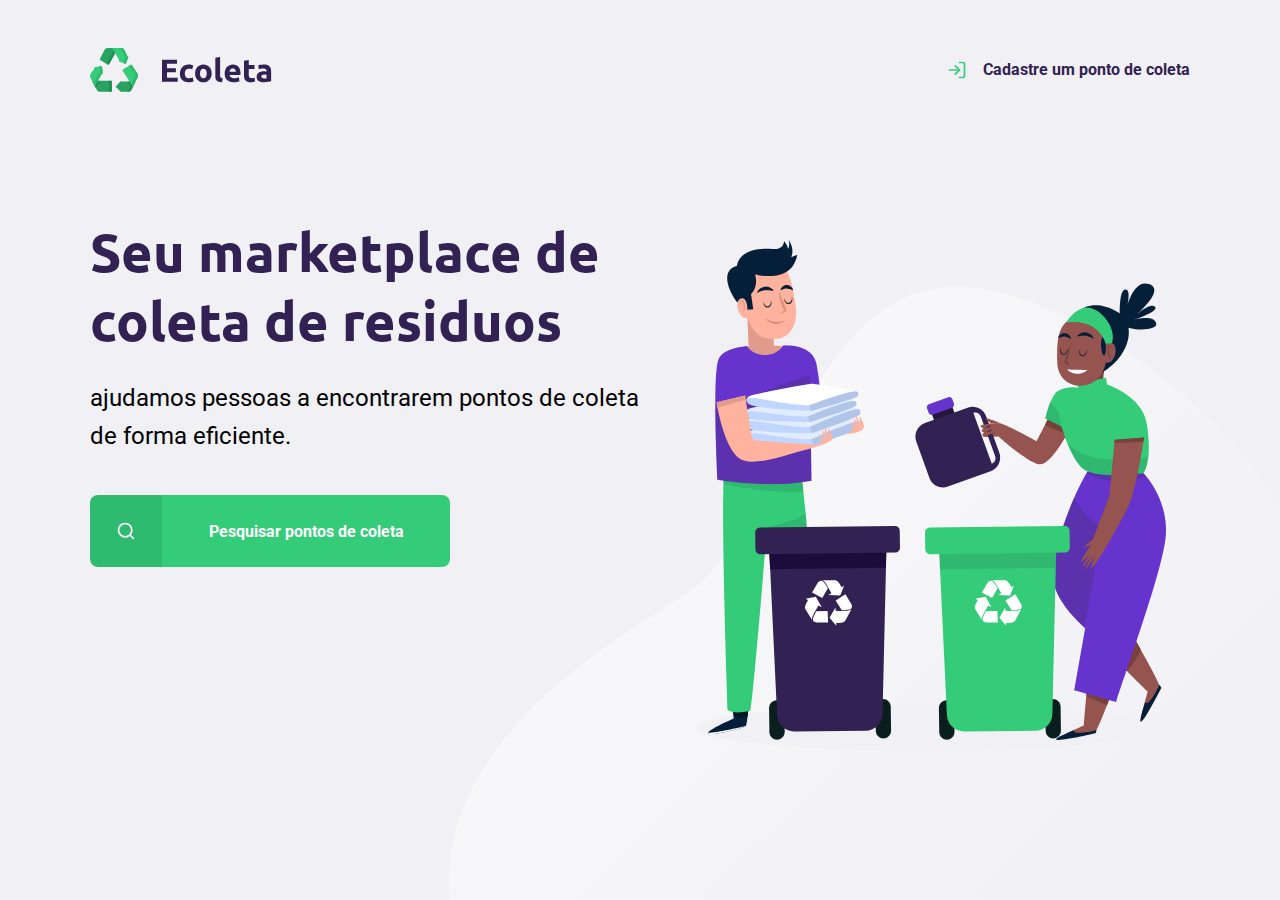
<file: index.html>
<!DOCTYPE html>
<html lang="pt-br">
<head>
    <meta charset="UTF-8">
    <meta name="viewport" content="width=device-width, initial-scale=1.0">
    <title>Ecoleta</title>

    <link href="https://fonts.googleapis.com/css2?family=Roboto&family=Ubuntu:wght@700&display=swap" rel="stylesheet">

    <link rel="stylesheet" href="/styles/main.css">
    <link rel="stylesheet" href="/styles/home.css">
    <link rel="stylesheet" href="/styles/modal.css">


    <link rel="stylesheet" href="/styles/responsive.css">

</head>
<body>
    <div id="page-home">
        <div class="content">
            <header>
                <img src="/assets/logo.svg" alt="Logomarca">
                <a href="/create-point.html">
                    <span></span>
                    Cadastre um ponto de coleta
                </a>
            </header>
            <main>
                <h1>Seu marketplace de coleta de residuos</h1>
                <p>ajudamos pessoas a encontrarem pontos de coleta de forma eficiente.</p>
                <a href="#"><span></span><strong>Pesquisar pontos de coleta</strong></a>
            </main>
        </div>
    </div>
    
    <div id="modal" class="hide">
        <div class="content">
            <div class="header">
                <h1>Pontos de Coleta</h1>
                <a href="#">Fechar</a>
            </div>
            <form action="/search-results.html">
                <label for="search">Cidade</label>
                <div class="search field">
                    <input 
                    type="text" 
                    name="search"
                    placeholder="Pesquise por Cidade"
                    >
                    <button>
                        <img src="/assets/search.svg" alt="Buscar">
                    </button>
                </div>
            </form>
        </div>
    </div>
    <script src="/scripts/index.js"></script>
</body>
</html>
</file>
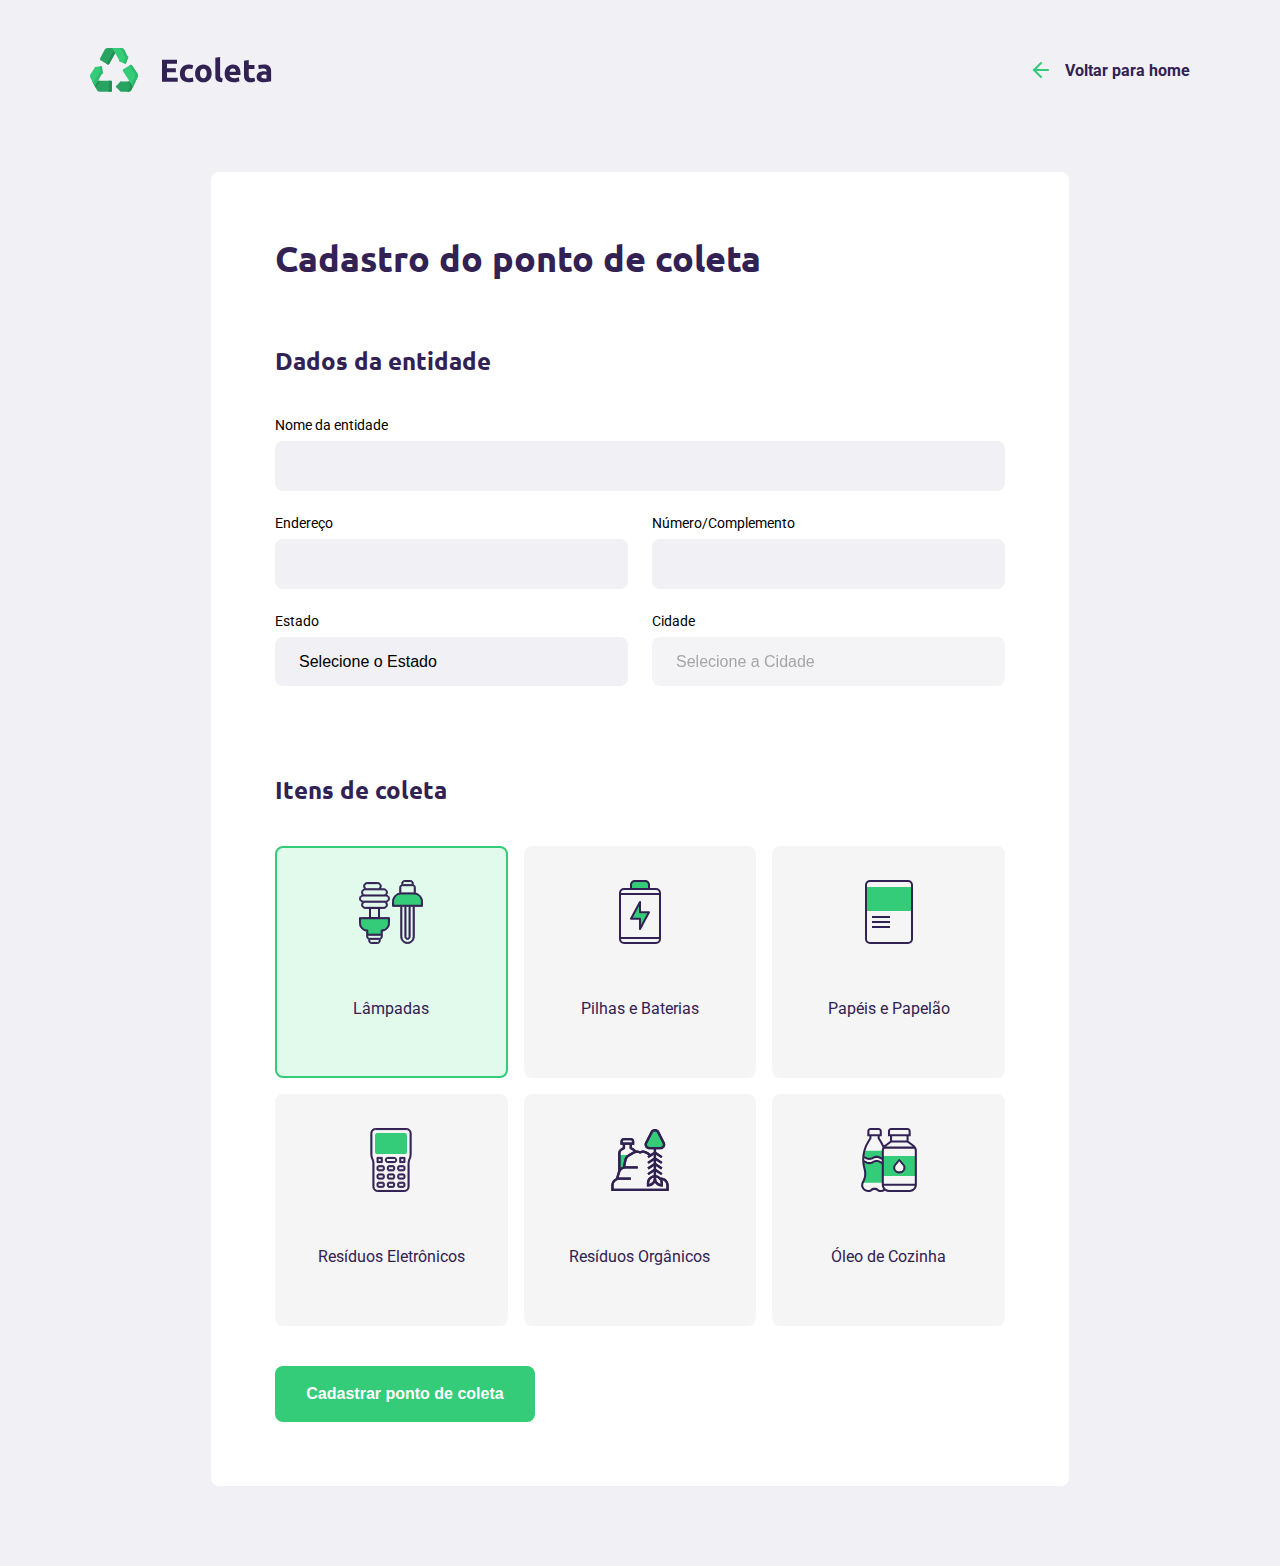
<file: create-point.html>
<!DOCTYPE html>
<html lang="pt-br">
<head>
    <meta charset="UTF-8">
    <meta name="viewport" content="width=device-width, initial-scale=1.0">
    <title>Criar um ponto de coleta</title>

    <link href="https://fonts.googleapis.com/css2?family=Roboto&family=Ubuntu:wght@700&display=swap" rel="stylesheet">

    <link rel="stylesheet" href="/styles/main.css">
    <link rel="stylesheet" href="/styles/create-point.css">
    <link rel="stylesheet" href="/styles/responsive.css">

</head>
<body>
    <div id="page-create-point">
        <header>
            <img src="/assets/logo.svg" alt="Logomarca">
            <a href="/">
                <span></span>
                Voltar para home
            </a>
        </header>
        <form action="">
            <h1>Cadastro do ponto de coleta</h1>

            <fieldset>
                <legend>
                    <h2>Dados da entidade</h2>
                </legend>

                <div class="field">
                    <label for="name">Nome da entidade</label>
                    <input type="text" name="name" required>
                </div>

                <div class="field-group">
                    <div class="field">
                        <label for="address">Endereço</label>
                        <input type="text" name="addres" required>
                    </div>
                    <div class="field">
                        <label for="address2">Número/Complemento</label>
                        <input type="text" name="address2" required>
                    </div>
                </div>

                <div class="field-group">
                    <div class="field">
                        <label for="state">Estado</label>
                        <select name="uf" required>
                            <option value="">Selecione o Estado</option>
                        </select>

                        <input type="hidden" name="state">
                    </div>

                    <div class="field">
                        <label for="city">Cidade</label>
                        <select name="city" required disabled>
                            <option value="">Selecione a Cidade</option>
                        </select>
                    </div>
                </div>



            </fieldset>

            <fieldset>
                <legend>
                    <h2>Itens de coleta</h2>
                </legend>

                <div class="items-grid">
                    <li data-id="1" class="selected">
                        <img src="/assets/lampadas.svg" alt="Lâmpadas">
                        <span>Lâmpadas</span>
                    </li>

                    <li data-id="2">
                        <img src="/assets/baterias.svg" alt="Pilhas e Baterias">
                        <span>Pilhas e Baterias</span>
                    </li>

                    <li data-id="3">
                        <img src="/assets/papeis-papelao.svg" alt="Pápeis e Papelão">
                        <span>Papéis e Papelão</span>
                    </li>

                    <li data-id="4">
                        <img src="/assets/eletronicos.svg" alt="Resíduos Eletrônicos">
                        <span>Resíduos Eletrônicos</span>
                    </li>

                    <li data-id="5">
                        <img src="/assets/organicos.svg" alt="Resíduos Orgânicos">
                        <span>Resíduos Orgânicos</span>
                    </li>

                    <li data-id="6">
                        <img src="/assets/oleo.svg" alt="Óleo de Cozinha">
                        <span>Óleo de Cozinha</span>
                    </li>

                </div>
                <input type="hidden" name="items">
            </fieldset>

            <button type="submit">Cadastrar ponto de coleta</button>

        </form>

    </div>
    <script src="/scripts/create-point.js"></script>
</body>
</html>
</file>
<file: styles/main.css>
:root {
    --title-color: #322153;
    --primary-color: #34cb79;
}

* {
    margin: 0;
    padding: 0;
}

html {
    font-family: 'Roboto', sans-serif;

}

body {
    background: #f0f0f5;
    -webkit-font-smoothing: antialiased;
}

a {
    text-decoration: none;
}

h1, h2, h3, h4, h5, h6 {
    color: var(--title-color);
    font-family: 'Ubuntu', sans-serif;
}
</file>
<file: styles/home.css>
#page-home {
    height: 100vh;
    background: url('../assets/home-background.svg') no-repeat;
    background-position: 35vw bottom;
}

#page-home .content {
    width: 90%;
    max-width: 1100px;
    height: 100%;
    margin: 0 auto;

    display: flex;
    flex-direction: column;
}

#page-home header {
    margin-top: 48px;
    display: flex;
    align-items: center;
    justify-content: space-between;
}

#page-home header a {
    display: flex;
    color: var(--title-color);
    font-weight: 700;
}

#page-home header a span {
    margin-right: 16px;
    display: flex;
    background-image: url('../assets/log-in.svg');
    width: 20px;
    height: 20px;
}

#page-home main {
    max-width: 560px;
    height: 600px;
    display: flex;
    flex-direction: column;
    justify-content: center;
}

#page-home main h1 {
    font-size: 54px;
}

#page-home main p {
    font-size: 24px;
    line-height: 38px;
    margin-top: 24px;
}

#page-home main a {
    width: 100%;
    max-width: 360px;
    height: 72px;
    border-radius: 8px;

    display: flex;
    align-items: center;

    margin-top: 40px;

    background: var(--primary-color);
    transition: 400ms;

}

#page-home main a:hover {
    background-color: #2fb06e;
}

#page-home main a span {
    width: 72px;
    height: 72px;

    border-top-left-radius: 8px;
    border-bottom-left-radius: 8px;

    background-color: rgba(0, 0, 0, 0.08);

    display: flex;
    align-items: center;
    justify-content: center;
}

#page-home main a span::after {
    content:"";
    background-image: url('../assets/search.svg');

    width: 20px;
    height: 20px;
}

#page-home main a strong {
    flex: 1;    
    color: white;
    text-align: center;
}
</file>
<file: styles/modal.css>
#modal {
    background-color: #0e0a14ef;

    height: 100vh;
    width: 100vw;

    position: fixed;
    top: 0;

    display: flex;
    justify-content: center;
    align-items: center;
    transition: 400ms;
}

#modal .content {
    color: white;
    width: 420px;
}

#modal .header {
    display: flex;
    align-items: center;
    justify-content: space-between;
    margin-bottom: 48px;
}

#modal .header a {
    background-image: url("../assets/x.svg");

    width: 20px;
    height: 20px;
    display: flex;
    
    font-size: 0.01px;
}

#modal .header h1 {
    color: white;
    font-size: 36px;
    line-height: 42px;
}

#modal form label {
    font-size: 14px;
    line-height: 16px;
    display: block;
    margin-bottom: 8px;
}

#modal form .field {
    display: flex;
}

#modal form input {
    flex: 1;

    background-color: #f0f0f5;
    border-radius: 8px 0 0 8px;
    border: 0;

    padding: 16px 24px;
    font-size: 16px;
    color: #6c6c80;
}

#modal form button {
    width: 72px;
    height: 72px;

    background-color: var(--primary-color);

    border: 0;
    border-radius: 0 8px 8px 0;
    cursor: pointer;
}

#modal form button:hover {
    background-color: #2fb85e;
}

#modal.hide {
    display: none;
}
</file>
<file: styles/responsive.css>
@media (max-width: 900px) {
    #page-home {
        background-position-x: 70vw;
    }

    #page-home .content {
        align-items: center;
        text-align: center;
    }

    #page-home header a {
        position: absolute;
        bottom: 48px;
        left: 50%;
        transform: translateX(-50%);
    }

    #page-home main {
        align-items: center;
    }

    #page-search-results .cards {
        grid-template-columns: 1fr;
    }

    #page-search-results .cards img{
        height: 250px;
    }
}

@media (min-width: 1700px) {
    #page-home {
        background-position-x: 40vw;
    }
}

@media (max-height: 760px) {
    #page-home {
        background-position-y: 200px;
    }
}
</file>
<file: styles/create-point.css>
#page-create-point { 
    width: 90%;
    max-width: 1100px;
    margin: 0 auto;
}

#page-create-point header {
    margin-top: 48px;
    display: flex;
    justify-content: space-between;
    align-items: center;
}

#page-create-point header a {
    color: var(--title-color);
    font-weight: bold;
    display: flex;
    align-items: center;
}

#page-create-point header a span {
    background-image: url('../assets/arrow-left.svg');
    margin-right: 16px;
    display: flex;
    width: 20px;
    height: 24px;
}

form {
    margin: 80px auto;
    background-color: white;
    padding: 64px;
    border-radius: 8px;
    max-width: 730px;
}

form h1 {
    font-size: 36px;
}

form fieldset {
    margin-top: 64px;
    border: 0;
}

form legend {
    margin-bottom: 40px;
}

form legend h2 {
    font-size: 24px;
}

form .field {
    display: flex;
    flex-direction: column;
    margin-bottom: 24px;
    flex: 1;
}

form .field-group {
    display: flex;
}

form input,
form select {
    background-color: #f0f0f5;

    border: 0;
    padding: 16px 24px;
    font-size: 16px;
    border-radius: 8px;
    /* outline: none; */
}

form select {
    -webkit-appearance: none;
    -moz-appearance: none;
    appearance: none;
}

form label {
    font-size: 14px;
    margin-bottom: 8px;
}

form .field-group .field + .field {
    margin-left: 24px;
}

form button {
    width: 260px;
    height: 56px;
    background-color: var(--primary-color);
    border-radius: 8px;
    color: white;
    font-weight: bold;
    font-size: 16px;
    border: 0;
    margin-top: 40px;
    transition: background-color 400ms;
}

form button:hover {
    background-color: #2fb86e;
}

.items-grid {
    display: grid;
    grid-template-columns: 1fr 1fr 1fr;
    gap: 16px;
}

.items-grid li {
    background-color: #f5f5f5;
    list-style: none;

    border: 2px solid #f5f5f5;
    border-radius: 8px;
    height: 180px;

    padding: 32px 24px 16px;
    display: flex;
    flex-direction: column;
    align-items: center;
    justify-content: space-between;

    text-align: center;
    cursor: pointer;
}

.items-grid li span {
    margin-top: 12px;
    flex: 1;
    display: flex;
    color: var(--title-color);
    align-items: center;
}

.items-grid li.selected {
    background: #e1faec;
    border: 2px solid #34cb79;
}

.items-grid li img,
.items-grid li span {
    pointer-events: none;
}
</file>
